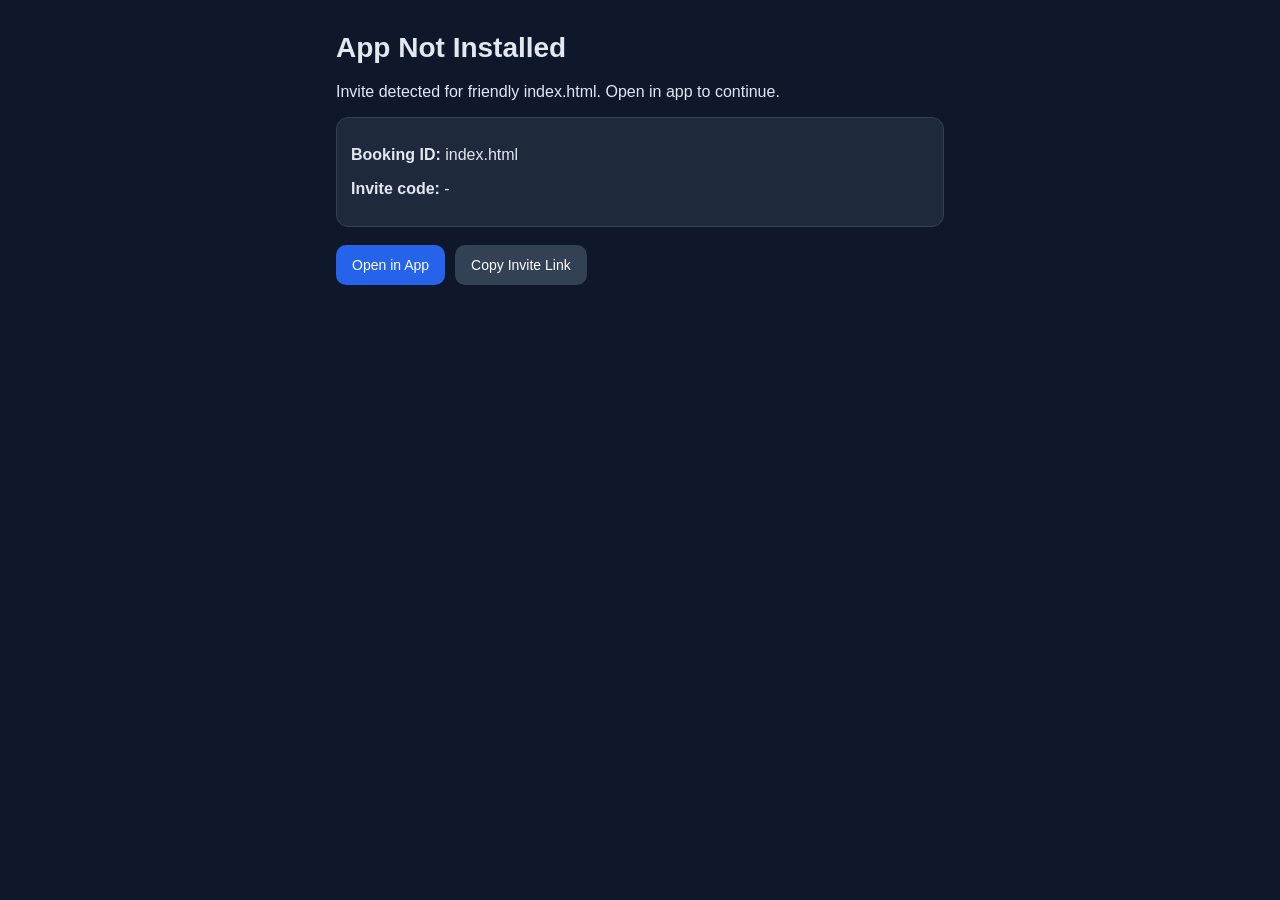
<file: friendly/index.html>
<!doctype html>
<html lang="en">
  <head>
    <meta charset="UTF-8" />
    <meta name="viewport" content="width=device-width, initial-scale=1.0" />
    <title>Friendly Invite - Genki Sports</title>
    <meta name="description" content="Open friendly invite in Genki Sports app." />
    <link rel="stylesheet" href="/assets/styles.css" />
  </head>
  <body>
    <main class="container">
      <h1>App Not Installed</h1>
      <p id="inviteSummary">This friendly invite can be opened in the app.</p>
      <div class="panel">
        <p><strong>Booking ID:</strong> <span id="targetId">-</span></p>
        <p><strong>Invite code:</strong> <span id="inviteCode">-</span></p>
      </div>
      <div class="actions">
        <button id="openInAppBtn" class="btn btn-primary">Open in App</button>
        <button id="copyInviteBtn" class="btn btn-secondary">Copy Invite Link</button>
      </div>
    </main>
    <script src="/assets/app.js"></script>
  </body>
</html>
</file>
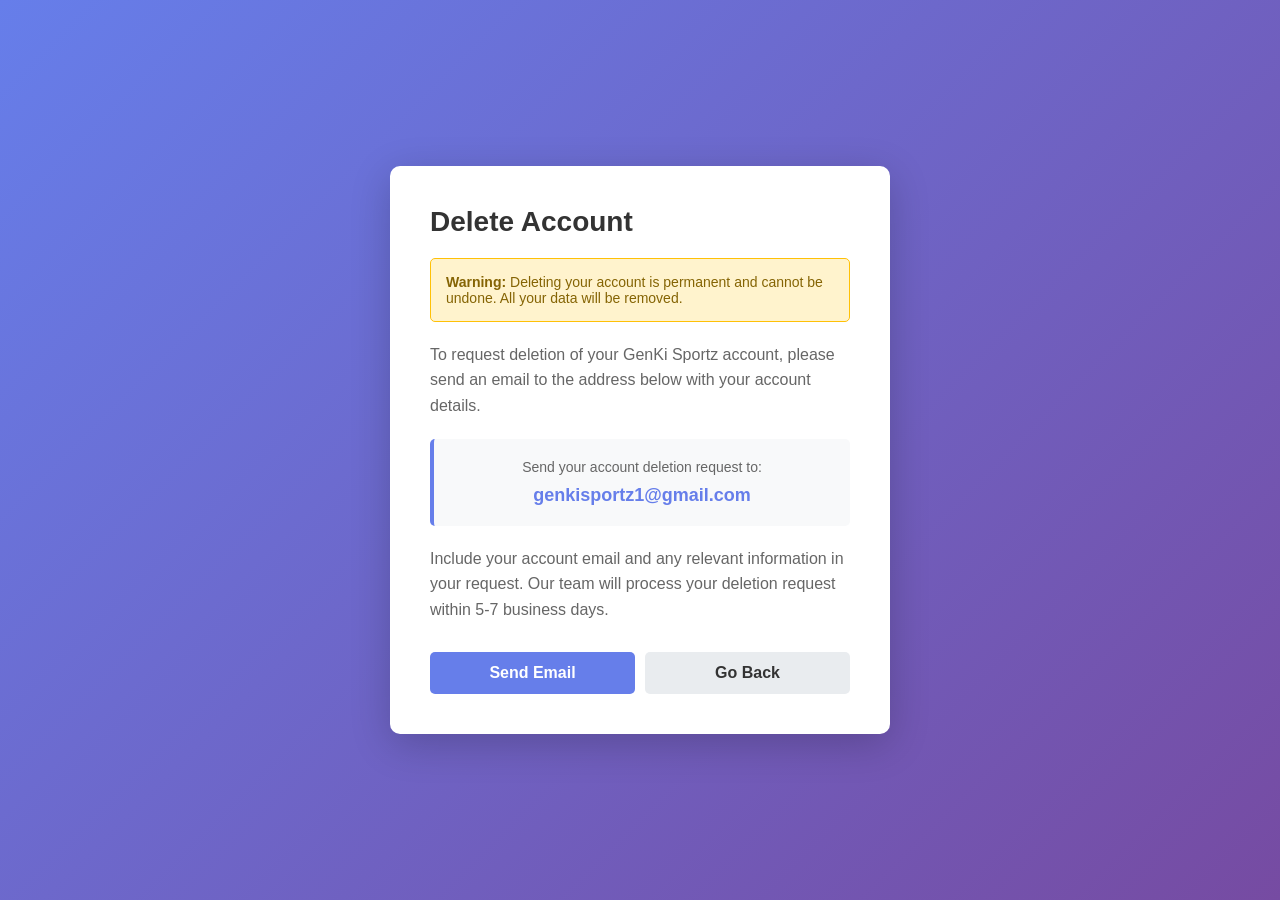
<file: delete-account-request.html>
<!DOCTYPE html>
<html lang="en">
<head>
    <meta charset="UTF-8">
    <meta name="viewport" content="width=device-width, initial-scale=1.0">
    <title>Delete Account Request</title>
    <style>
        * {
            margin: 0;
            padding: 0;
            box-sizing: border-box;
        }
        
        body {
            font-family: -apple-system, BlinkMacSystemFont, 'Segoe UI', Roboto, Oxygen, Ubuntu, Cantarell, sans-serif;
            background: linear-gradient(135deg, #667eea 0%, #764ba2 100%);
            min-height: 100vh;
            display: flex;
            align-items: center;
            justify-content: center;
            padding: 20px;
        }
        
        .container {
            background: white;
            border-radius: 10px;
            box-shadow: 0 10px 40px rgba(0, 0, 0, 0.2);
            max-width: 500px;
            width: 100%;
            padding: 40px;
        }
        
        h1 {
            color: #333;
            margin-bottom: 20px;
            font-size: 28px;
        }
        
        .warning {
            background-color: #fff3cd;
            border: 1px solid #ffc107;
            color: #856404;
            padding: 15px;
            border-radius: 5px;
            margin-bottom: 20px;
            font-size: 14px;
        }
        
        .info-text {
            color: #666;
            font-size: 16px;
            line-height: 1.6;
            margin-bottom: 20px;
        }
        
        .email-contact {
            background-color: #f8f9fa;
            border-left: 4px solid #667eea;
            padding: 20px;
            margin: 20px 0;
            border-radius: 5px;
            text-align: center;
        }
        
        .email-contact p {
            color: #666;
            font-size: 14px;
            margin-bottom: 10px;
        }
        
        .email-contact a {
            display: inline-block;
            color: #667eea;
            text-decoration: none;
            font-weight: bold;
            font-size: 18px;
            word-break: break-all;
        }
        
        .email-contact a:hover {
            text-decoration: underline;
        }
        
        .button-group {
            display: flex;
            gap: 10px;
            margin-top: 30px;
        }
        
        button {
            flex: 1;
            padding: 12px 20px;
            border: none;
            border-radius: 5px;
            font-size: 16px;
            font-weight: 600;
            cursor: pointer;
            transition: all 0.3s ease;
        }
        
        .btn-primary {
            background-color: #667eea;
            color: white;
        }
        
        .btn-primary:hover {
            background-color: #5568d3;
            transform: translateY(-2px);
        }
        
        .btn-secondary {
            background-color: #e9ecef;
            color: #333;
        }
        
        .btn-secondary:hover {
            background-color: #dee2e6;
        }
    </style>
</head>
<body>
    <div class="container">
        <h1>Delete Account</h1>
        
        <div class="warning">
            <strong>Warning:</strong> Deleting your account is permanent and cannot be undone. All your data will be removed.
        </div>
        
        <p class="info-text">
            To request deletion of your GenKi Sportz account, please send an email to the address below with your account details.
        </p>
        
        <div class="email-contact">
            <p>Send your account deletion request to:</p>
            <a href="mailto:genkisportz1@gmail.com">genkisportz1@gmail.com</a>
        </div>
        
        <p class="info-text">
            Include your account email and any relevant information in your request. Our team will process your deletion request within 5-7 business days.
        </p>
        
        <div class="button-group">
            <button class="btn-primary" onclick="window.location.href='mailto:genkisportz1@gmail.com?subject=Account%20Deletion%20Request'">Send Email</button>
            <button class="btn-secondary" onclick="window.history.back()">Go Back</button>
        </div>
    </div>
</body>
</html>
</file>
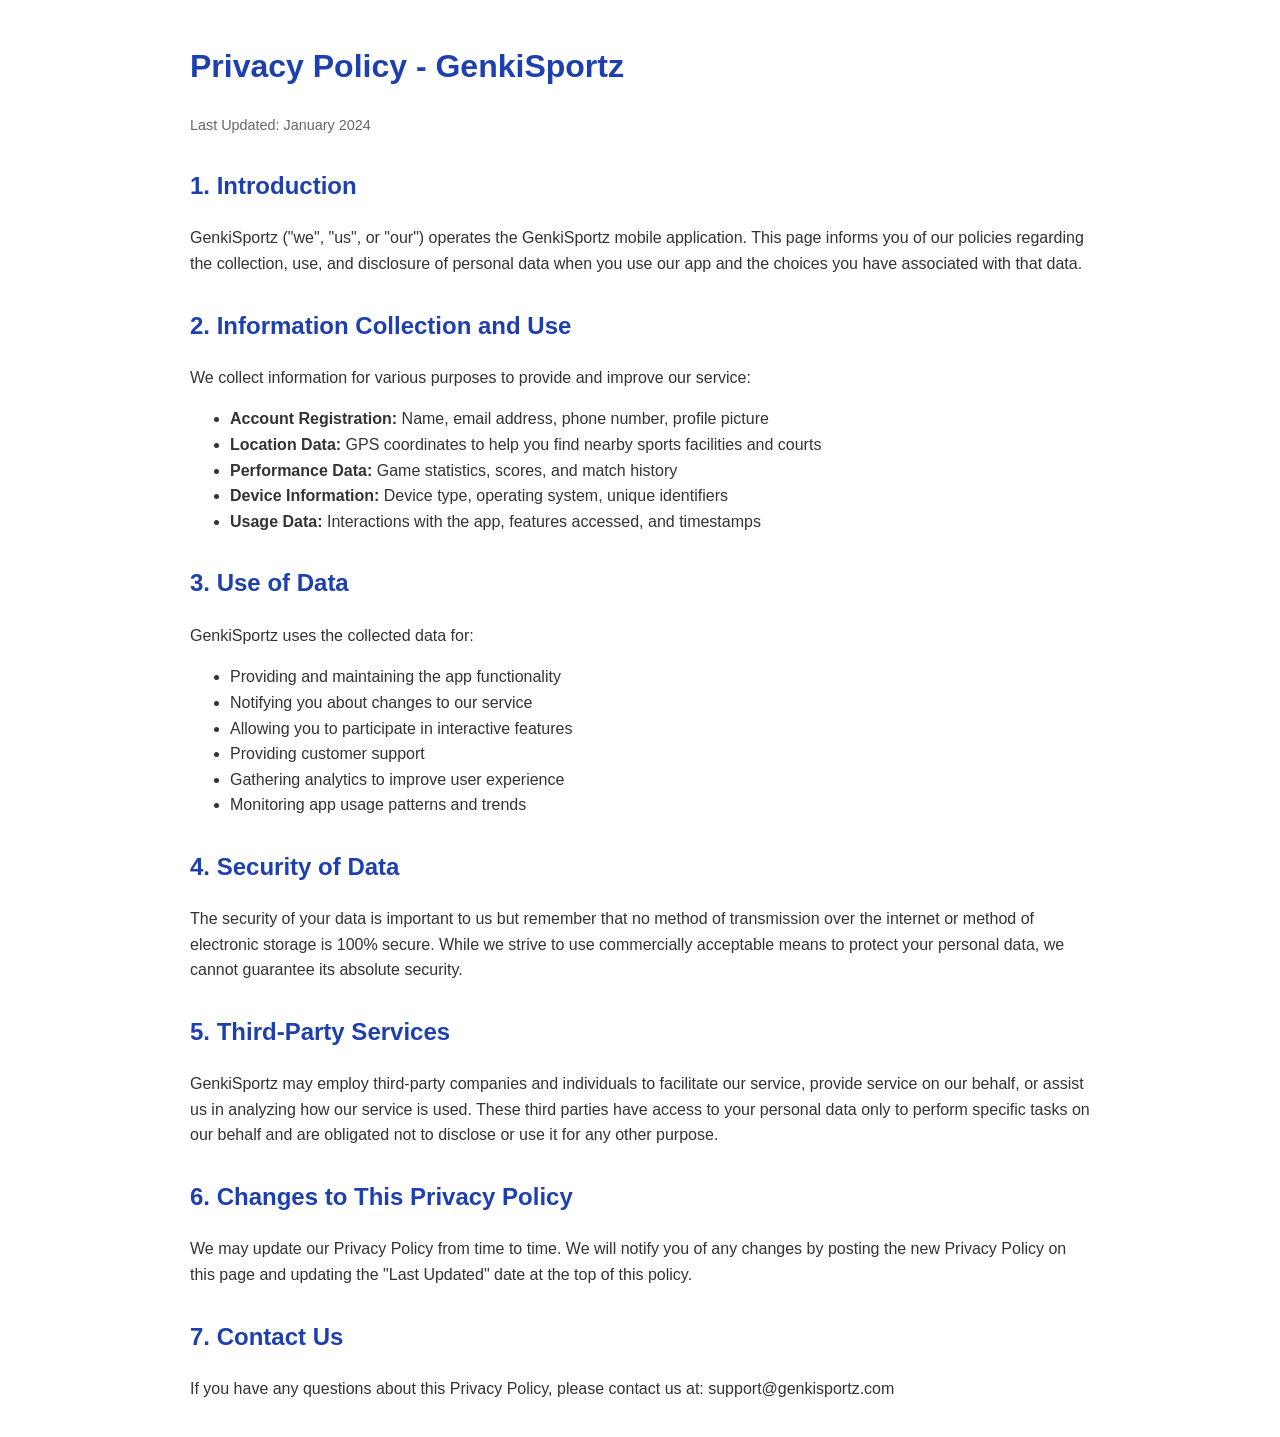
<file: privacypolicy.html>
<!DOCTYPE html>
<html lang="en">
<head>
    <meta charset="UTF-8">
    <meta name="viewport" content="width=device-width, initial-scale=1.0">
    <title>Privacy Policy - GenkiSportz</title>
    <style>
        body {
            font-family: Arial, sans-serif;
            line-height: 1.6;
            max-width: 900px;
            margin: 0 auto;
            padding: 20px;
            color: #333;
        }
        h1 {
            color: #1e40af;
        }
        h2 {
            color: #1e40af;
            margin-top: 30px;
        }
        .last-updated {
            font-size: 0.9em;
            color: #666;
        }
    </style>
</head>
<body>
    <h1>Privacy Policy - GenkiSportz</h1>
    <p class="last-updated">Last Updated: January 2024</p>

    <h2>1. Introduction</h2>
    <p>GenkiSportz ("we", "us", or "our") operates the GenkiSportz mobile application. This page informs you of our policies regarding the collection, use, and disclosure of personal data when you use our app and the choices you have associated with that data.</p>

    <h2>2. Information Collection and Use</h2>
    <p>We collect information for various purposes to provide and improve our service:</p>
    <ul>
        <li><strong>Account Registration:</strong> Name, email address, phone number, profile picture</li>
        <li><strong>Location Data:</strong> GPS coordinates to help you find nearby sports facilities and courts</li>
        <li><strong>Performance Data:</strong> Game statistics, scores, and match history</li>
        <li><strong>Device Information:</strong> Device type, operating system, unique identifiers</li>
        <li><strong>Usage Data:</strong> Interactions with the app, features accessed, and timestamps</li>
    </ul>

    <h2>3. Use of Data</h2>
    <p>GenkiSportz uses the collected data for:</p>
    <ul>
        <li>Providing and maintaining the app functionality</li>
        <li>Notifying you about changes to our service</li>
        <li>Allowing you to participate in interactive features</li>
        <li>Providing customer support</li>
        <li>Gathering analytics to improve user experience</li>
        <li>Monitoring app usage patterns and trends</li>
    </ul>

    <h2>4. Security of Data</h2>
    <p>The security of your data is important to us but remember that no method of transmission over the internet or method of electronic storage is 100% secure. While we strive to use commercially acceptable means to protect your personal data, we cannot guarantee its absolute security.</p>

    <h2>5. Third-Party Services</h2>
    <p>GenkiSportz may employ third-party companies and individuals to facilitate our service, provide service on our behalf, or assist us in analyzing how our service is used. These third parties have access to your personal data only to perform specific tasks on our behalf and are obligated not to disclose or use it for any other purpose.</p>

    <h2>6. Changes to This Privacy Policy</h2>
    <p>We may update our Privacy Policy from time to time. We will notify you of any changes by posting the new Privacy Policy on this page and updating the "Last Updated" date at the top of this policy.</p>

    <h2>7. Contact Us</h2>
    <p>If you have any questions about this Privacy Policy, please contact us at: support@genkisportz.com</p>
</body>
</html>
</file>
<file: assets/styles.css>
* {
  box-sizing: border-box;
}

body {
  margin: 0;
  font-family: Arial, sans-serif;
  background: #0f172a;
  color: #e2e8f0;
}

.container {
  max-width: 640px;
  margin: 0 auto;
  padding: 32px 16px;
}

h1 {
  margin-top: 0;
  font-size: 28px;
}

.panel {
  background: #1e293b;
  border: 1px solid #334155;
  border-radius: 12px;
  padding: 12px 14px;
  margin: 14px 0;
}

.actions {
  display: flex;
  gap: 10px;
  flex-wrap: wrap;
  margin-top: 18px;
}

.btn {
  border: 0;
  border-radius: 10px;
  padding: 12px 16px;
  font-size: 14px;
  cursor: pointer;
}

.btn-primary {
  background: #2563eb;
  color: #fff;
}

.btn-secondary {
  background: #334155;
  color: #fff;
}

.muted {
  opacity: 0.8;
}

.small {
  font-size: 13px;
  line-height: 1.5;
}

code {
  display: inline-block;
  margin-top: 6px;
  background: #020617;
  border-radius: 6px;
  padding: 4px 6px;
}
</file>
